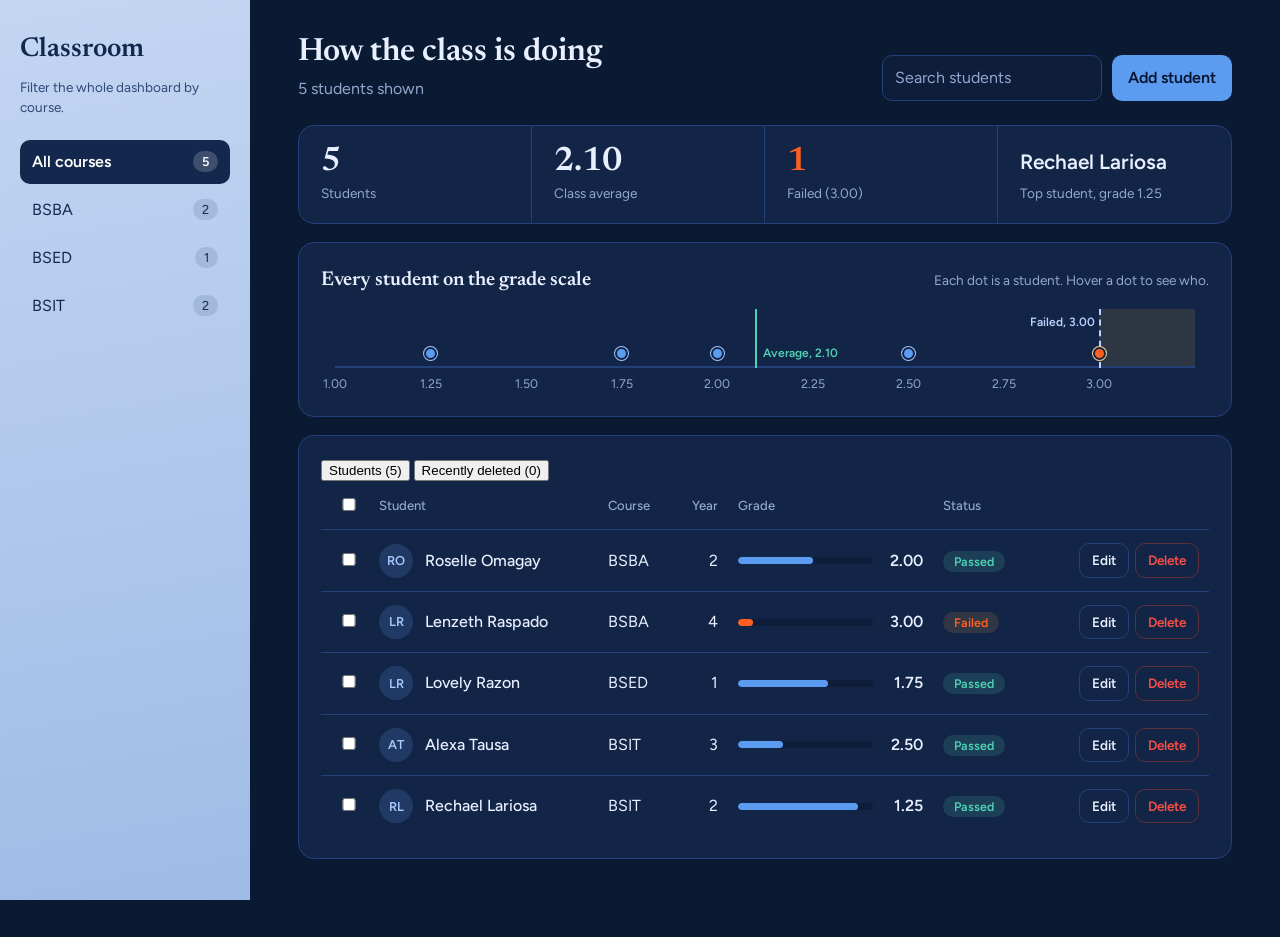
<file: DB/index.html>
<!DOCTYPE html>
<html lang="en">
<head>
<meta charset="UTF-8">
<meta name="viewport" content="width=device-width, initial-scale=1">
<title>Classroom | Student dashboard</title>
<link rel="preconnect" href="https://fonts.googleapis.com">
<link href="https://fonts.googleapis.com/css2?family=Figtree:wght@400;500;600&family=Newsreader:wght@500;600&display=swap" rel="stylesheet">
<link rel="stylesheet" href="style.css">
</head>
<body>
<aside class="side">
  <div class="brand">Classroom</div>
  <p class="side-note">Filter the whole dashboard by course.</p>
  <nav id="courses" class="courses" aria-label="Courses"></nav>
</aside>

<main class="main">
  <header class="top">
    <div>
      <h1>How the class is doing</h1>
      <p class="sub" id="subline">Loading students</p>
    </div>
    <div class="tools">
      <input id="search" type="search" placeholder="Search students" aria-label="Search students">
      <button class="btn primary" id="addBtn">Add student</button>
    </div>
  </header>

  <div class="alert" id="alert" hidden></div>

  <section class="summary">
    <div><b id="sCount">0</b><span>Students</span></div>
    <div><b id="sAvg">0</b><span>Class average</span></div>
    <div><b id="sRisk" class="warn">0</b><span>Failed (3.00)</span></div>
    <div><b id="sTop" class="small">None yet</b><span id="sTopGrade">Top student</span></div>
  </section>

  <section class="card" id="rulerCard">
    <div class="card-head">
      <h2>Every student on the grade scale</h2>
      <span class="hint">Each dot is a student. Hover a dot to see who.</span>
    </div>
    <div id="ruler" class="ruler"></div>
  </section>

  <section class="card">
    <div class="tabs">
      <button class="tab on" id="tabStudents" onclick="setView('students')">Students</button>
      <button class="tab" id="tabTrash" onclick="setView('trash')">Recently deleted</button>
    </div>
    <div class="bulk" id="bulk" hidden></div>
    <div class="table-scroll">
      <table>
        <thead id="head"></thead>
        <tbody id="rows"></tbody>
      </table>
    </div>
  </section>
</main>

<dialog id="dlg">
  <h2 id="dlgTitle">Add student</h2>
  <input type="hidden" id="fId">
  <label for="fName">Full name</label>
  <input id="fName" autocomplete="off">
  <label for="fCourse">Course</label>
  <input id="fCourse" autocomplete="off" placeholder="Example: BSIT-1D">
  <div class="row">
    <div><label for="fYear">Year level</label>
      <select id="fYear"><option value="1">1st year</option><option value="2">2nd year</option><option value="3">3rd year</option><option value="4">4th year</option></select></div>
    <div><label for="fGrade">Grade (1.00 to 3.00)</label><input id="fGrade" type="number" min="1" max="3" step="0.01"></div>
  </div>
  <div class="error" id="err"></div>
  <div class="form-actions">
    <button class="btn ghost" id="cancelBtn">Cancel</button>
    <button class="btn primary" id="saveBtn">Save student</button>
  </div>
</dialog>
<div class="toast" id="toast" hidden></div>
<script src="app.js"></script>
</body>
</html>
</file>
<file: DB/style.css>
:root {
  --page: #0b1a33; --card: #132546; --card-2: #0d1d3a; --line: #23407a;
  --ink: #e8efff; --muted: #92a7cf;
  --side-1: #c3d6f2; --side-2: #9fbbe6; --side-ink: #14284d;
  --blue-500: #5b9bf0;
  --amber: #ff6022; --amber-bg: rgba(240,167,58,.13);
  --green: #4fd1b5; --green-bg: rgba(79,209,181,.15);
  --red: #f84e46;
}
* { box-sizing: border-box; }
body { margin: 0; min-height: 100vh; display: grid; grid-template-columns: 250px 1fr; background: var(--page); color: var(--ink); font-family: 'Figtree', system-ui, sans-serif; line-height: 1.5; }
h1, h2, .brand, .summary b { font-family: 'Newsreader', Georgia, serif; font-weight: 600; }

.side { background: linear-gradient(170deg, var(--side-1), var(--side-2)); color: var(--side-ink); padding: 30px 20px; position: sticky; top: 0; height: 100vh; overflow-y: auto; }
.brand { font-size: 1.7rem; margin-bottom: 6px; }
.side-note { margin: 0 0 22px; font-size: .85rem; color: #2f4a78; }
.courses { display: flex; flex-direction: column; gap: 4px; }
.course { display: flex; justify-content: space-between; align-items: center; width: 100%; background: transparent; color: var(--side-ink); border: 0; border-radius: 10px; padding: 10px 12px; font: inherit; cursor: pointer; text-align: left; }
.course span { font-size: .8rem; background: rgba(20,40,77,.12); border-radius: 99px; padding: 1px 9px; }
.course:hover { background: rgba(20,40,77,.1); }
.course.on { background: var(--side-ink); color: #fff; font-weight: 600; }
.course.on span { background: rgba(255,255,255,.18); }

.main { padding: 34px clamp(18px, 4vw, 48px) 60px; max-width: 1060px; width: 100%; }
.top { display: flex; justify-content: space-between; align-items: flex-end; gap: 16px; flex-wrap: wrap; margin-bottom: 24px; }
h1 { font-size: 2rem; margin: 0; line-height: 1.15; }
.sub { margin: 6px 0 0; color: var(--muted); }
.tools { display: flex; gap: 10px; flex-wrap: wrap; }
.alert { background: rgba(255,122,115,.12); border: 1px solid #7a3a40; color: #ffb4af; border-radius: 12px; padding: 12px 16px; margin-bottom: 18px; }

input, select, .btn { font: inherit; }
input, select { background: var(--card-2); color: var(--ink); border: 1px solid var(--line); border-radius: 10px; padding: 10px 12px; width: 100%; }
input::placeholder { color: var(--muted); }
.tools input { width: 220px; }
input:focus, select:focus, .btn:focus-visible, .course:focus-visible { outline: 2px solid var(--blue-500); outline-offset: 2px; }
.btn { border: 0; border-radius: 10px; padding: 10px 16px; cursor: pointer; font-weight: 600; }
.primary { background: var(--blue-500); color: #07152e; }
.primary:hover { background: #77aef5; }
.ghost { background: transparent; color: var(--ink); border: 1px solid var(--line); }
.ghost:hover { background: rgba(91,155,240,.14); }
.danger { background: transparent; color: var(--red); border: 1px solid #5b2f3d; }

.summary { display: grid; grid-template-columns: repeat(auto-fit, minmax(150px, 1fr)); background: var(--card); border: 1px solid var(--line); border-radius: 16px; margin-bottom: 18px; }
.summary > div { padding: 18px 22px; border-right: 1px solid var(--line); }
.summary > div:last-child { border-right: 0; }
.summary b { display: block; font-size: 2.1rem; line-height: 1.1; }
.summary b.small { font-size: 1.3rem; padding: 7px 0; font-family: 'Figtree', sans-serif; }
.summary b.warn { color: var(--amber); }
.summary span { color: var(--muted); font-size: .85rem; }

.card { background: var(--card); border: 1px solid var(--line); border-radius: 16px; padding: 22px; margin-bottom: 18px; }
.card-head { display: flex; justify-content: space-between; align-items: baseline; flex-wrap: wrap; gap: 8px; margin-bottom: 14px; }
h2 { font-size: 1.25rem; margin: 0; }
.hint { color: var(--muted); font-size: .85rem; }

.ruler { position: relative; margin: 0 14px; }
.ruler .zone { position: absolute; top: 0; bottom: 26px; background: var(--amber-bg); }
.ruler .axis { position: absolute; left: 0; right: 0; bottom: 26px; border-bottom: 2px solid var(--line); }
.ruler .tick { position: absolute; bottom: 0; transform: translateX(-50%); font-size: .78rem; color: var(--muted); }
.ruler .dot { position: absolute; width: 13px; height: 13px; margin-left: -6.5px; border-radius: 50%; background: var(--blue-500); border: 2px solid var(--card); box-shadow: 0 0 0 1px #9ec5ff; cursor: default; }
.ruler .dot.risk { background: var(--amber); box-shadow: 0 0 0 1px #ffd08a; }
.ruler .mark { position: absolute; top: 0; bottom: 26px; border-left: 2px dashed #b9d2ff; }
.ruler .mark em { position: absolute; top: 4px; right: 6px; font-style: normal; font-size: .75rem; font-weight: 600; color: #b9d2ff; white-space: nowrap; }
.ruler .mark.avg { border-left: 2px solid var(--green); }
.ruler .mark.avg em { color: var(--green); top: auto; bottom: 6px; right: auto; left: 6px; }
.chart-empty { color: var(--muted); padding: 24px 0; }

.table-scroll { overflow-x: auto; }
table { width: 100%; border-collapse: collapse; min-width: 640px; }
th, td { text-align: left; padding: 13px 10px; border-bottom: 1px solid var(--line); vertical-align: middle; }
tr:last-child td { border-bottom: 0; }
th { color: var(--muted); font-weight: 500; font-size: .82rem; }
td.num, th.num { text-align: right; }
td.actions { text-align: right; white-space: nowrap; }
td.actions .btn { padding: 6px 12px; font-size: .85rem; margin-left: 6px; }
.who { display: flex; align-items: center; gap: 12px; font-weight: 500; }
.avatar { width: 34px; height: 34px; border-radius: 50%; background: rgba(91,155,240,.18); color: #a9cbff; display: grid; place-items: center; font-size: .8rem; font-weight: 600; flex-shrink: 0; }
.gbar { display: flex; align-items: center; gap: 10px; min-width: 150px; }
.gbar i { flex: 1; height: 7px; background: var(--card-2); border-radius: 99px; overflow: hidden; }
.gbar i u { display: block; height: 100%; background: var(--blue-500); border-radius: 99px; }
.gbar.risk i u { background: var(--amber); }
.gbar b { width: 40px; text-align: right; font-weight: 600; }
.pill { padding: 3px 11px; border-radius: 99px; font-size: .78rem; font-weight: 600; }
.pill.ok { background: var(--green-bg); color: var(--green); }
.pill.low { background: var(--amber-bg); color: var(--amber); }
.empty { text-align: center; color: var(--muted); padding: 32px 0; }

dialog { background: var(--card); color: var(--ink); border: 1px solid var(--line); border-radius: 18px; padding: 26px; width: min(440px, 92vw); box-shadow: 0 20px 60px rgba(0,0,0,.5); }
dialog::backdrop { background: rgba(4,10,24,.7); }
dialog h2 { margin-bottom: 8px; }
label { display: block; font-size: .85rem; color: var(--muted); margin: 14px 0 6px; }
.row { display: grid; grid-template-columns: 1fr 1fr; gap: 12px; }
.form-actions { display: flex; justify-content: flex-end; gap: 10px; margin-top: 22px; }
.error { color: var(--red); font-size: .85rem; margin-top: 12px; min-height: 1em; }

@media (max-width: 820px) {
  body { grid-template-columns: 1fr; }
  .side { position: static; height: auto; padding: 20px; }
  .courses { flex-direction: row; flex-wrap: wrap; }
  .course { width: auto; gap: 8px; }
  .tools input { width: 100%; }
}
@media (prefers-reduced-motion: no-preference) { .gbar i u { transition: width .4s; } }
</file>
